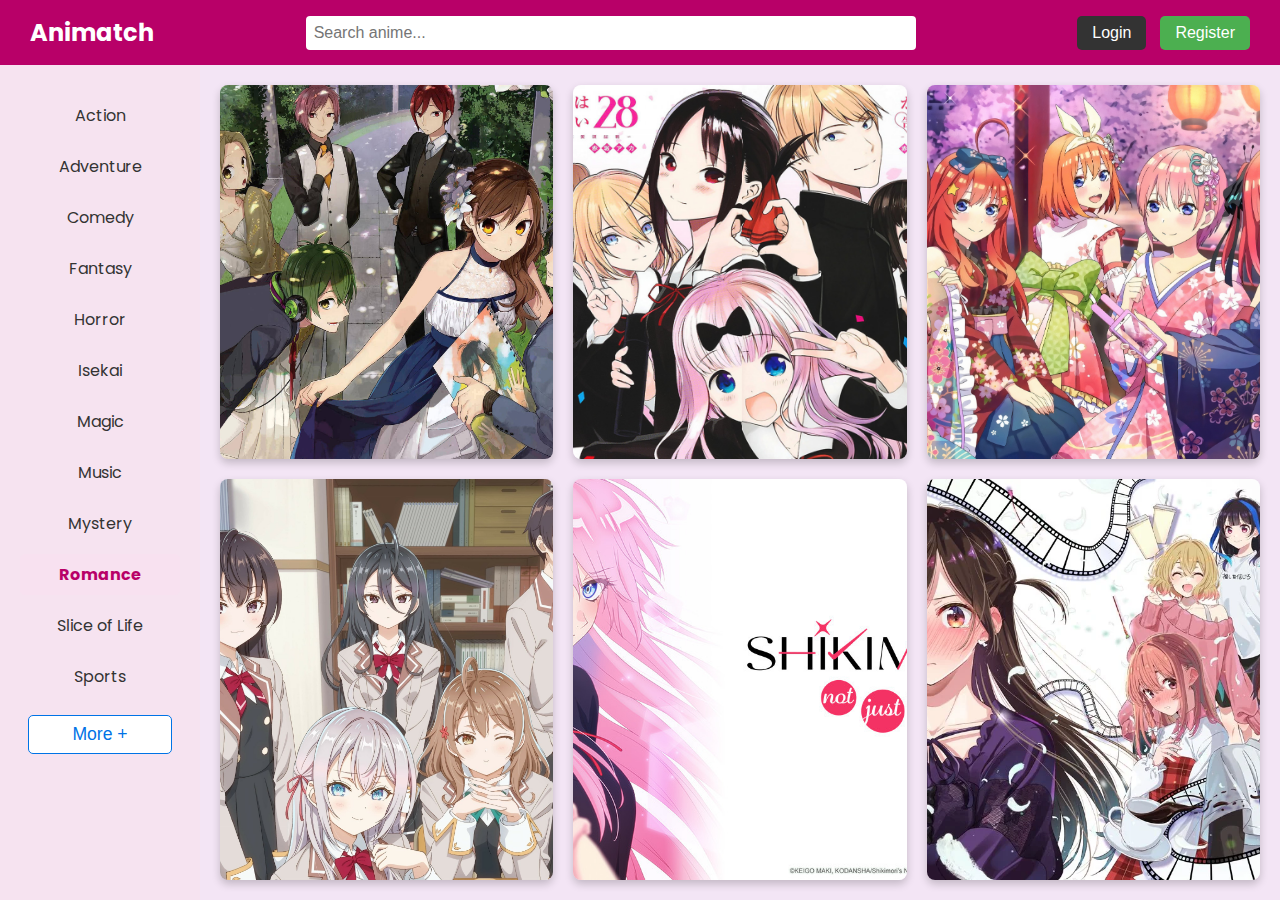
<file: frontend/index.html>
<!DOCTYPE html>
<html lang="en">
<head>
    <meta charset="UTF-8">
    <meta name="viewport" content="width=device-width, initial-scale=1.0">
    <title>Animatch</title>
    <link href="https://fonts.googleapis.com/css2?family=Roboto:wght@400;700&family=Poppins:wght@500&display=swap" rel="stylesheet">
    <link rel="stylesheet" href="/frontend/assets/css/style.css">
</head>
<body>
    <header class="header">
        <a href="index.html" class="logo">Animatch</a>
        <input type="text" class="search-bar" placeholder="Search anime...">
        <div class="auth-buttons">
            <a href="login.html"><button class="login">Login</button></a>
            <a href="signup.html"><button class="register">Register</button></a>
        </div>
    </header>
    

    <div class="dashboard">
        <aside class="sidebar">
            <ul class="genre-list">
                <li>Action</li>
                <li>Adventure</li>
                <li>Comedy</li>
                <li>Fantasy</li>
                <li>Horror</li>
                <li>Isekai</li>
                <li>Magic</li>
                <li>Music</li>
                <li>Mystery</li>
                <li class="active">Romance</li>
                <li>Slice of Life</li>
                <li>Sports</li>
                <li><button class="more">More +</button></li>
            </ul>
        </aside>

        <main class="main-content">
            <div class="anime-item">
                <img src="/frontend/assets/img/horimiya.jpg" alt="Horimiya">
                <div class="overlay">
                    <span>Horimiya</span>
                    <div class="anime-details">
                        <div class="rating">
                            <span class="star" data-value="1">★</span>
                            <span class="star" data-value="2">★</span>
                            <span class="star" data-value="3">★</span>
                            <span class="star" data-value="4">★</span>
                            <span class="star" data-value="5">★</span>
                        </div>
                        <div class="schedule">
                            Next Episode: <strong>Friday</strong>
                        </div>
                    </div>
                </div>
            </div>
            <div class="anime-item">
                <img src="/frontend/assets/img/love-is-war.jpg" alt="Kaguya-sama: Love is War">
                <div class="overlay">
                    <span>Kaguya-sama: Love is War</span>
                    <div class="anime-details">
                        <div class="rating">
                            <span class="star" data-value="1">★</span>
                            <span class="star" data-value="2">★</span>
                            <span class="star" data-value="3">★</span>
                            <span class="star" data-value="4">★</span>
                            <span class="star" data-value="5">★</span>
                        </div>
                        <div class="schedule">
                            Next Episode: <strong>Saturday</strong>
                        </div>
                    </div>
                </div>
            </div>
            <div class="anime-item">
                <img src="/frontend/assets/img/quintuplets.jpeg" alt="Quintessential Quintuplets">
                <div class="overlay">
                    <span>Quintessential Quintuplets</span>
                    <div class="anime-details">
                        <div class="rating">
                            <span class="star" data-value="1">★</span>
                            <span class="star" data-value="2">★</span>
                            <span class="star" data-value="3">★</span>
                            <span class="star" data-value="4">★</span>
                            <span class="star" data-value="5">★</span>
                        </div>
                        <div class="schedule">
                            Next Episode: <strong>Tuesday</strong>
                        </div>
                    </div>
                </div>
            </div>
            <div class="anime-item">
                <img src="/frontend/assets/img/alya.jpeg" alt="Alya Sometimes Hides Her Feelings in Russian">
                <div class="overlay">
                    <span>Alya Sometimes Hides Her Feelings in Russian</span>
                    <div class="anime-details">
                        <div class="rating">
                            <span class="star" data-value="1">★</span>
                            <span class="star" data-value="2">★</span>
                            <span class="star" data-value="3">★</span>
                            <span class="star" data-value="4">★</span>
                            <span class="star" data-value="5">★</span>
                        </div>
                        <div class="schedule">
                            Next Episode: <strong>Wednesday</strong>
                        </div>
                    </div>
                </div>
            </div>
            <div class="anime-item">
                <img src="/frontend/assets/img/shikimori.png" alt="Shikimori's Not Just a Cutie">
                <div class="overlay">
                    <span>Shikimori's Not Just a Cutie</span>
                    <div class="anime-details">
                        <div class="rating">
                            <span class="star" data-value="1">★</span>
                            <span class="star" data-value="2">★</span>
                            <span class="star" data-value="3">★</span>
                            <span class="star" data-value="4">★</span>
                            <span class="star" data-value="5">★</span>
                        </div>
                        <div class="schedule">
                            Next Episode: <strong>Monday</strong>
                        </div>
                    </div>
                </div>
            </div>
            <div class="anime-item">
                <img src="/frontend/assets/img/rent a girlfriend.webp" alt="Rent-a-Girlfriend">
                <div class="overlay">
                    <span>Rent-a-Girlfriend</span>
                    <div class="anime-details">
                        <div class="rating">
                            <span class="star" data-value="1">★</span>
                            <span class="star" data-value="2">★</span>
                            <span class="star" data-value="3">★</span>
                            <span class="star" data-value="4">★</span>
                            <span class="star" data-value="5">★</span>
                        </div>
                        <div class="schedule">
                            Next Episode: <strong>Sunday</strong>
                        </div>
                    </div>
                </div>
            </div>
        </main>
    </div>
</body>
</html>
</file>
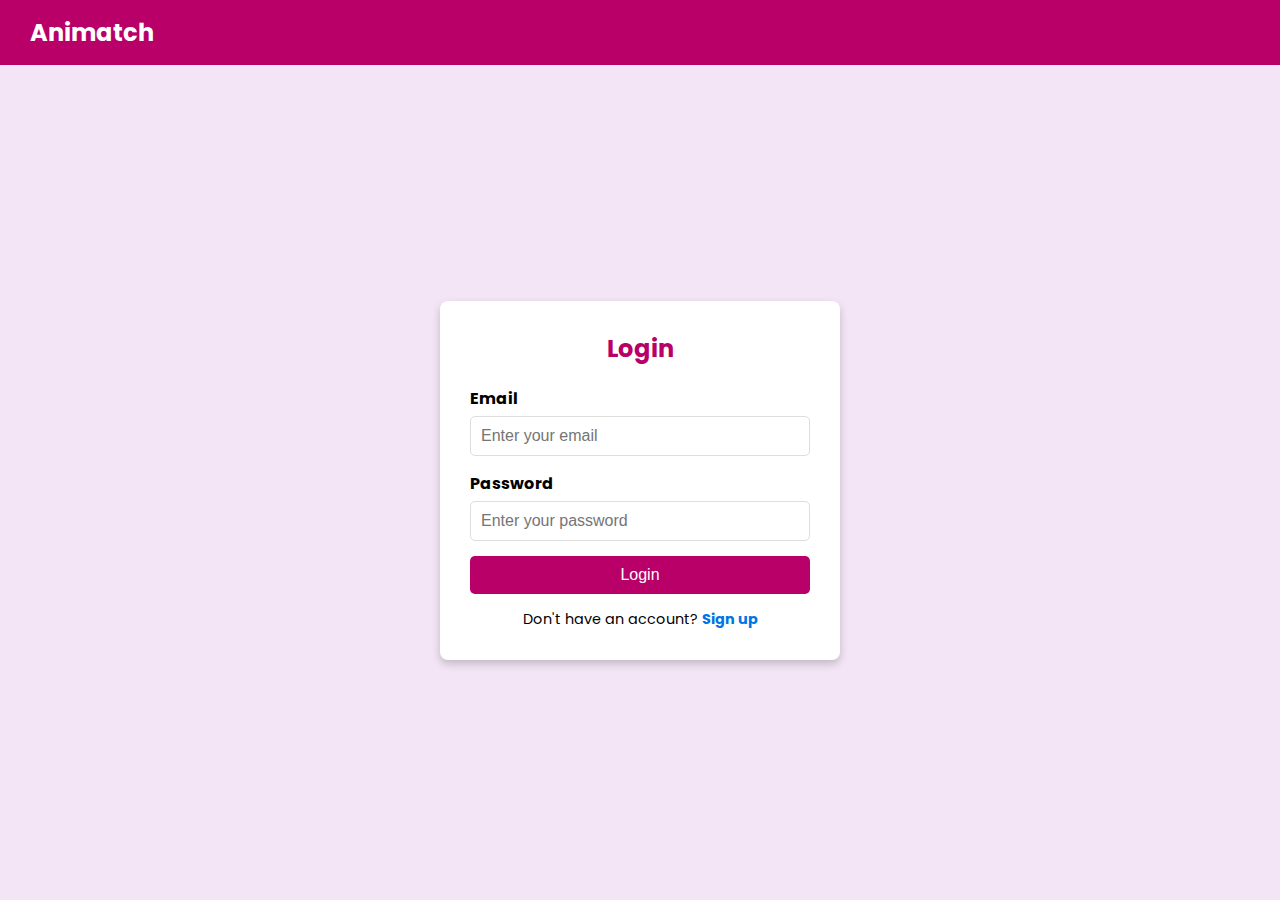
<file: frontend/login.html>
<!DOCTYPE html>
<html lang="en">
<head>
    <meta charset="UTF-8">
    <meta name="viewport" content="width=device-width, initial-scale=1.0">
    <title>Login - Animatch</title>
    <link href="https://fonts.googleapis.com/css2?family=Roboto:wght@400;700&family=Poppins:wght@500&display=swap" rel="stylesheet">
    <link rel="stylesheet" href="/frontend/assets/css/style.css">
</head>
<body>
    <header class="header">
        <a href="index.html" class="logo">Animatch</a>
    </header>
    <main class="auth-container">
        <form id="login" class="auth-form">
            <h2 class="auth-title">Login</h2>
            <div class="form-group">
                <label for="login-email">Email</label>
                <input type="email" id="login-email" name="email" placeholder="Enter your email" required>
            </div>
            <div class="form-group">
                <label for="login-password">Password</label>
                <input type="password" id="login-password" name="password" placeholder="Enter your password" required>
            </div>
            <button type="button" class="submit-button" id="login-btn">Login</button>
            <p id="login-error" style="color: red; display: none;">Invalid email or password.</p>
            <p class="redirect">
                Don't have an account? <a href="signup.html">Sign up</a>
            </p>
        </form>
    </main>
    <script src="index.js"></script>     
</body>
</html>
</file>
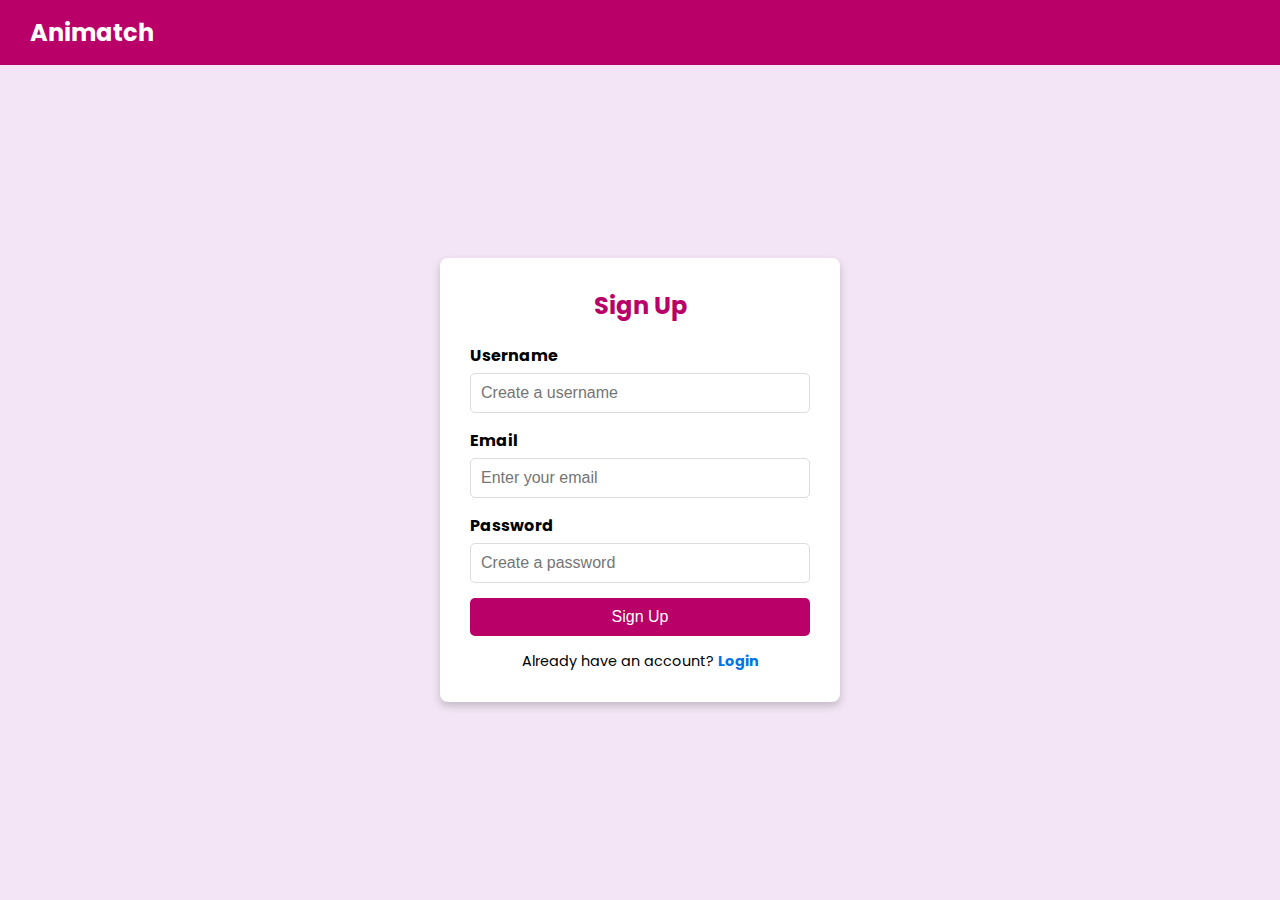
<file: frontend/signup.html>
<!DOCTYPE html>
<html lang="en">
<head>
    <meta charset="UTF-8">
    <meta name="viewport" content="width=device-width, initial-scale=1.0">
    <title>Sign Up - Animatch</title>
    <link href="https://fonts.googleapis.com/css2?family=Roboto:wght@400;700&family=Poppins:wght@500&display=swap" rel="stylesheet">
    <link rel="stylesheet" href="/frontend/assets/css/style.css">
</head>
<body>
    <header class="header">
        <a href="index.html" class="logo">Animatch</a>
    </header>
    <main class="auth-container">
        <form class="auth-form" id="signup">
            <h2 class="auth-title">Sign Up</h2>
            <div class="form-group">
                <label for="username">Username</label>
                <input type="text" id="signup-name" name="username" placeholder="Create a username" required>
            </div>
            <div class="form-group">
                <label for="email">Email</label>
                <input type="email" id="signup-email" name="email" placeholder="Enter your email" required>
            </div>
            <div class="form-group">
                <label for="password">Password</label>
                <input type="password" id="signup-password" name="password" placeholder="Create a password" required>
            </div>
            <button type="submit" class="submit-button" id="signup-btn">Sign Up</button>
            <p id="signup-error" style="color: red; display: none;">Please fill in all fields.</p>
            <p class="redirect">
                Already have an account? <a href="login.html">Login</a>
            </p>
        </form>
    </main>
    <script src="index.js"></script>
</body>
</html>
</file>
<file: frontend/assets/css/style.css>
/* General Reset */
* {
    margin: 0;
    padding: 0;
    box-sizing: border-box;
}

body {
    font-family: 'Roboto', sans-serif;
    background-color: #f3e5f5;
    display: flex;
    flex-direction: column;
    min-height: 100vh;
}

/* Header */
.header {
    display: flex;
    justify-content: space-between;
    align-items: center;
    padding: 15px 30px;
    background-color: #b80068;
    color: white;
    font-family: 'Poppins', sans-serif;
}

.logo {
    font-size: 1.5em;
    font-weight: 700;
    color: white;
    text-decoration: none;
    cursor: pointer;
}

.search-bar {
    padding: 8px;
    width: 50%;
    border-radius: 4px;
    border: none;
    outline: none;
    font-size: 1em;
}

.auth-buttons button {
    padding: 8px 15px;
    margin-left: 10px;
    font-size: 1em;
    border: none;
    border-radius: 5px;
    cursor: pointer;
    color: white;
    transition: background-color 0.3s;
}

.login {
    background-color: #333;
}

.register {
    background-color: #4caf50;
}

.auth-buttons button:hover {
    background-color: #33333390;
}

/* Dashboard */
.dashboard {
    display: grid;
    grid-template-columns: 200px 1fr;
    flex-grow: 1;
}

.sidebar {
    background-color: #f6e3f0;
    padding: 20px;
}

.genre-list {
    list-style: none;
    font-family: 'Poppins', sans-serif;
}

.genre-list li {
    margin: 10px 0;
    padding: 8px;
    cursor: pointer;
    color: #333;
    border-radius: 5px;
    transition: background-color 0.3s;
    text-align: center; 
}

.genre-list li:hover {
    background-color: #ddd0e6;
}

.genre-list li.active {
    color: #b80068;
    font-weight: 700;
    background-color: #f8e1f0;
}

.more {
    border: 1px solid #0073e6;
    padding: 8px 15px;
    background-color: #fff;
    color: #0073e6;
    font-size: 1.1em;
    border-radius: 5px;
    cursor: pointer;
    transition: all 0.3s ease;
    width: 100%; 
}

.more:hover {
    background-color: #0073e6;
    color: white;
    font-size: 1.2em;
    transform: scale(1.05);
}

.main-content {
    display: grid;
    grid-template-columns: 1fr 1fr 1fr;
    gap: 20px;
    padding: 20px;
}

.anime-item {
    position: relative;
    overflow: hidden;
    border-radius: 8px;
    box-shadow: 0 4px 8px rgba(0, 0, 0, 0.2);
}

.anime-item img {
    width: 100%;
    height: 100%;
    object-fit: cover; 
}

.overlay {
    position: absolute;
    top: 0;
    left: 0;
    width: 100%;
    height: 100%;
    background-color: rgba(0, 0, 0, 0.6);
    color: white;
    display: flex;
    flex-direction: column;
    align-items: center;
    justify-content: center;
    opacity: 0;
    transition: opacity 0.3s;
    padding: 10px;
}

.anime-item:hover .overlay {
    opacity: 1;
}

.anime-item .overlay span {
    font-size: 1.3em;
    font-weight: bold;
}

.anime-details {
    text-align: center;
    margin-top: 10px;
}

.rating {
    display: flex;
    gap: 5px;
    justify-content: center;
}

.star {
    font-size: 2em;
    cursor: pointer;
    transition: color 0.3s ease;
}

.star:hover, .star.selected {
    color: #FFD700;
}

.schedule {
    margin-top: 10px;
    font-size: 1em;
    text-align: center;
}

.star:hover {
    color: #FFD700;
}

.star.selected {
    color: #FFD700;
}

/* Auth Pages */
.auth-container {
    display: flex;
    justify-content: center;
    align-items: center;
    min-height: calc(100vh - 70px); /* Adjust for header height */
    background-color: #f3e5f5;
    padding: 20px;
}

.auth-form {
    background-color: #fff;
    padding: 30px;
    border-radius: 8px;
    box-shadow: 0 4px 8px rgba(0, 0, 0, 0.2);
    width: 100%;
    max-width: 400px;
    text-align: center;
    font-family: 'Poppins', sans-serif;
}

.auth-title {
    font-size: 1.5em;
    color: #b80068;
    margin-bottom: 20px;
}

#login-error {
    color: #ff0033;
    font-weight: bold;
    text-align: center;
    margin-top: 10px;
}

.form-group {
    margin-bottom: 15px;
    text-align: left;
}

.form-group label {
    display: block;
    font-weight: bold;
    margin-bottom: 5px;
}

.form-group input {
    width: 100%;
    padding: 10px;
    border: 1px solid #ddd;
    border-radius: 5px;
    font-size: 1em;
}

.submit-button {
    width: 100%;
    padding: 10px;
    font-size: 1em;
    color: white;
    background-color: #b80068;
    border: none;
    border-radius: 5px;
    cursor: pointer;
    transition: background-color 0.3s ease;
}

.submit-button:hover {
    background-color: #9a005a;
}

.redirect {
    margin-top: 15px;
    font-size: 0.9em;
}

.redirect a {
    color: #0073e6;
    text-decoration: none;
    font-weight: bold;
}

.redirect a:hover {
    text-decoration: underline;
}

/* Responsive Design */
@media (max-width: 768px) {
    .main-content {
        grid-template-columns: 1fr 1fr;
    }
}

@media (max-width: 480px) {
    .main-content {
        grid-template-columns: 1fr;
        grid-template-rows: repeat(6, 1fr);
    }
}
</file>
